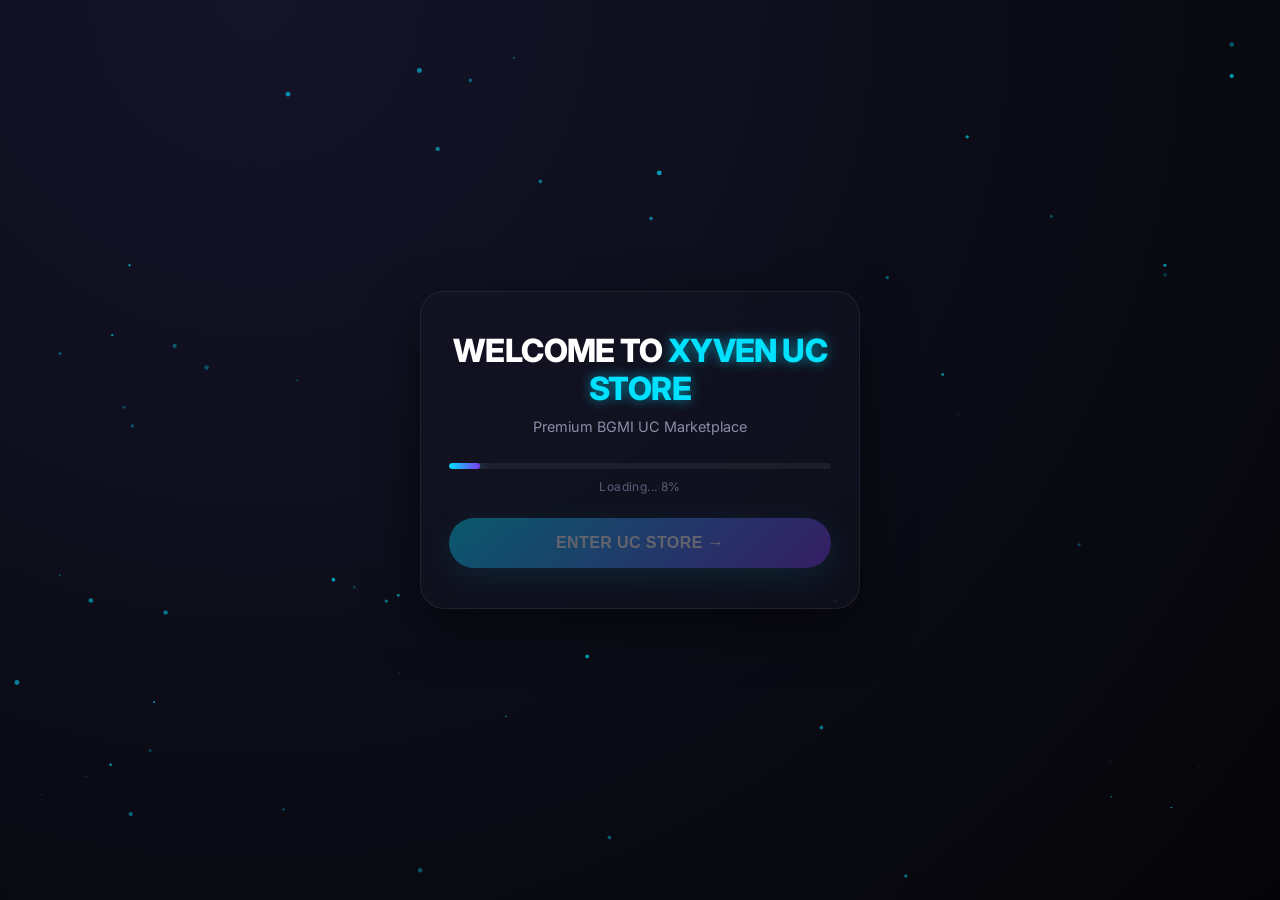
<file: index.html>
<!DOCTYPE html>
<html lang="en">
<head>
  <meta charset="UTF-8">
  <meta name="viewport" content="width=device-width, initial-scale=1.0, maximum-scale=1.0, user-scalable=no">
  <title>XYVEN UC Store</title>
  <link rel="preconnect" href="https://fonts.googleapis.com">
  <link href="https://fonts.googleapis.com/css2?family=Inter:wght@300;400;500;600;700;800;900&display=swap" rel="stylesheet">
  <link rel="stylesheet" href="style.css">
</head>
<body>

  <!-- ============ INTRO SCREEN ============ -->
  <div id="introScreen" class="intro-screen">
    <canvas id="particleCanvas"></canvas>
    <div class="intro-content glass">
      <h1 class="intro-title">WELCOME TO <span class="neon">XYVEN UC STORE</span></h1>
      <p class="intro-sub">Premium BGMI UC Marketplace</p>

      <div class="progress-wrap">
        <div class="progress-bar" id="progressBar"></div>
      </div>
      <p class="progress-text" id="progressText">Loading... 0%</p>

      <button class="btn-primary" id="enterBtn" disabled>ENTER UC STORE →</button>
    </div>
  </div>

  <!-- ============ MAIN STORE ============ -->
  <div id="mainApp" class="main-app hidden">

    <!-- STICKY HEADER -->
    <header class="sticky-header glass">
      <div class="header-left">
        <span class="logo">XYVEN <span class="neon">UC</span></span>
      </div>
      <div class="header-right">
        <div class="wallet-card glass" id="walletCard">
          <div class="wallet-info">
            <span class="wallet-label">Wallet</span>
            <span class="wallet-amount" id="walletAmount">₹0</span>
          </div>
          <button class="wallet-add" id="walletAddBtn">+</button>
        </div>
      </div>
    </header>

    <!-- STORE SCREEN -->
    <section id="storeScreen" class="screen active">
      <h2 class="section-title">CHOOSE YOUR PLAN</h2>

      <div class="plan-grid" id="planGrid">
        <!-- Plans injected by JS -->
      </div>

      <div class="inventory-tag glass">
        <span class="dot"></span> UC Inventory: <strong>100,000+</strong>
      </div>

      <button class="btn-primary" id="selectPlanBtn" disabled>SELECT & CONTINUE →</button>
    </section>

    <!-- DEPOSIT SCREEN -->
    <section id="depositScreen" class="screen">
      <button class="back-btn" data-back>← Back</button>
      <h2 class="section-title">DEPOSIT</h2>
      <p class="sub-text">Deposit first to enjoy uninterrupted service</p>

      <div class="glass info-card">
        <div class="info-row">
          <span>Minimum Deposit</span>
          <strong>₹200</strong>
        </div>
      </div>

      <div class="glass upi-card">
        <label>UPI ID</label>
        <div class="upi-row">
          <span class="upi-id" id="upiId">harshsinghs@fam</span>
          <button class="copy-btn" id="copyUpiBtn">Copy</button>
        </div>
      </div>

      <div class="qr-wrap glass">
        <div class="qr-container" id="qrContainer">
          <!-- QR code generated by JS (UPI URI) -->
        </div>
        <div class="timer" id="timer">02:30</div>
      </div>

      <button class="btn-primary" id="paidBtn">I HAVE PAID</button>
      <p class="pending-msg hidden" id="pendingMsg">⏳ Payment verification pending</p>
    </section>

    <!-- USER DETAILS SCREEN -->
    <section id="detailsScreen" class="screen">
      <button class="back-btn" data-back>← Back</button>
      <h2 class="section-title">ENTER YOUR DETAILS</h2>

      <div class="glass form-card">
        <div class="input-group">
          <label>BGMI UID</label>
          <input type="text" id="uidInput" placeholder="Enter your BGMI UID" inputmode="numeric">
          <span class="error-msg" id="uidError">Invalid UID (8-12 digits)</span>
        </div>

        <div class="input-group">
          <label>Gmail</label>
          <input type="email" id="gmailInput" placeholder="yourname@gmail.com" inputmode="email">
          <span class="error-msg" id="gmailError">Invalid email</span>
        </div>

        <div class="input-group">
          <label>WhatsApp / Support Number</label>
          <input type="tel" id="wpInput" placeholder="10-digit number" maxlength="10" inputmode="numeric">
          <span class="error-msg" id="wpError">Invalid number</span>
        </div>
      </div>

      <button class="btn-primary" id="confirmBtn">CONFIRM REQUEST →</button>
    </section>

    <!-- ORDER STATUS SCREEN -->
    <section id="orderScreen" class="screen">
      <h2 class="section-title">REQUEST UC</h2>

      <div class="glass order-card">
        <div class="order-row"><span>Plan:</span><strong id="orderPlan">-</strong></div>
        <div class="order-row"><span>UID:</span><strong id="orderUid">-</strong></div>
        <div class="order-row"><span>Gmail:</span><strong id="orderGmail">-</strong></div>
        <div class="order-row"><span>WhatsApp:</span><strong id="orderWp">-</strong></div>
        <div class="order-row"><span>Order ID:</span><strong class="neon" id="orderId">-</strong></div>
        <div class="order-row status-row">
          <span>Status:</span>
          <span class="status-pill pending" id="orderStatus">⏳ Pending</span>
        </div>
      </div>

      <div class="glass status-flow">
        <div class="status-step active" data-status="pending">Pending</div>
        <div class="status-step" data-status="verification">Payment Verification</div>
        <div class="status-step" data-status="processing">Processing</div>
        <div class="status-step" data-status="approved">Approved</div>
        <div class="status-step" data-status="completed">Completed</div>
      </div>

      <button class="btn-primary" id="newOrderBtn">NEW ORDER</button>
    </section>

    <!-- RECENT ACTIVITY TICKER -->
    <div class="ticker-wrap glass">
      <div class="ticker-label">RECENT ACTIVITY — SAMPLE</div>
      <div class="ticker" id="ticker"></div>
    </div>

  </div>

  <script src="script.js"></script>
</body>
</html>
</file>
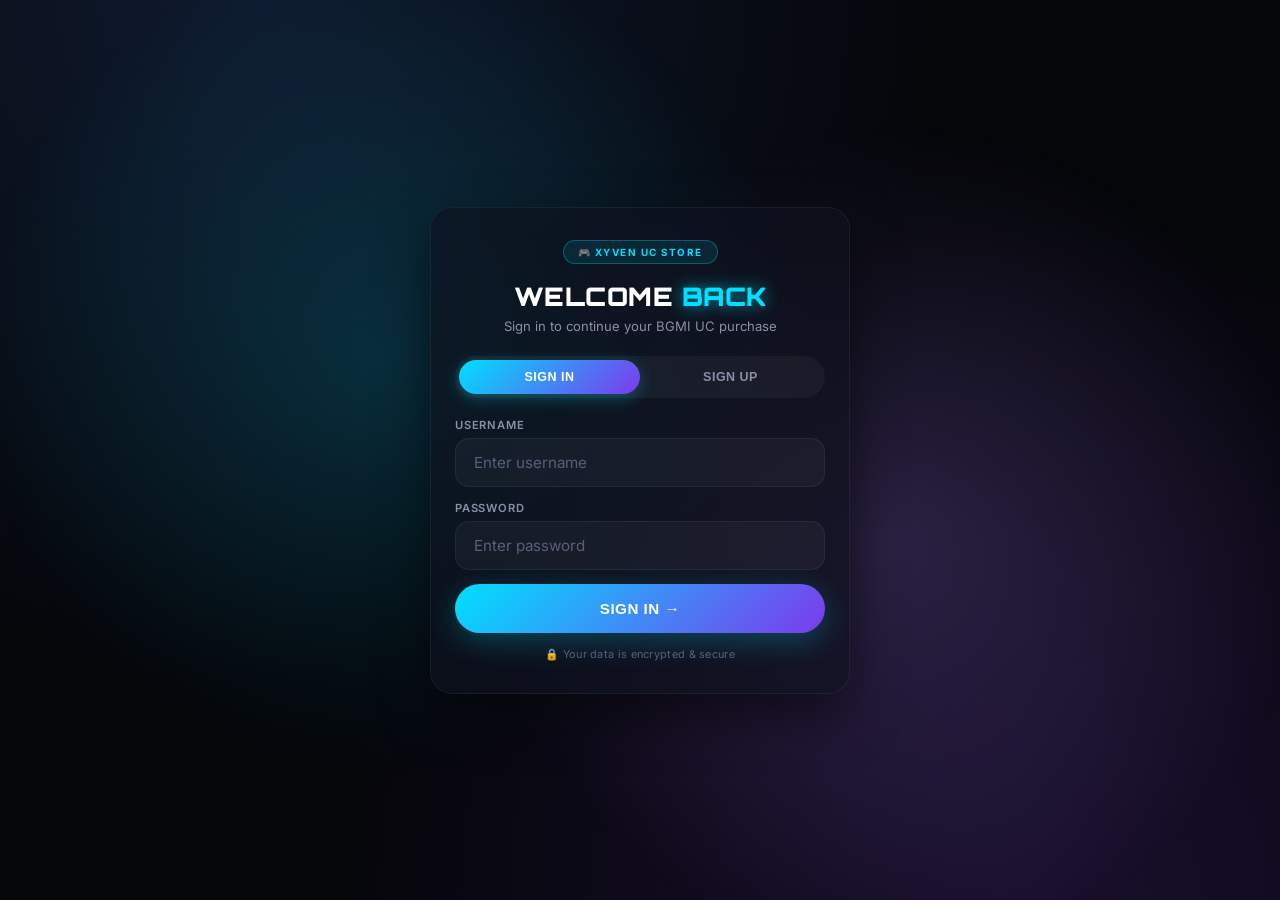
<file: public/index.html>
<!DOCTYPE html>
<html lang="en">
<head>
  <meta charset="UTF-8">
  <meta name="viewport" content="width=device-width, initial-scale=1.0, maximum-scale=1.0, user-scalable=no">
  <title>XYVEN UC Store — Premium BGMI UC</title>
  <link rel="preconnect" href="https://fonts.googleapis.com">
  <link href="https://fonts.googleapis.com/css2?family=Inter:wght@300;400;500;600;700;800;900&family=Orbitron:wght@500;700;900&display=swap" rel="stylesheet">
  <link rel="stylesheet" href="style.css">
</head>
<body>

  <!-- ============ AUTH SCREEN ============ -->
  <div id="authScreen" class="auth-screen">
    <canvas id="authCanvas"></canvas>
    <div class="auth-bg-glow"></div>
    <div class="auth-content glass">
      <div class="auth-badge">🎮 XYVEN UC STORE</div>
      <h1 class="auth-title">WELCOME <span class="neon">BACK</span></h1>
      <p class="auth-sub">Sign in to continue your BGMI UC purchase</p>

      <div class="auth-tabs">
        <button class="auth-tab active" data-tab="signin">SIGN IN</button>
        <button class="auth-tab" data-tab="signup">SIGN UP</button>
      </div>

      <form id="signinForm" class="auth-form" autocomplete="on">
        <div class="input-group">
          <label>Username</label>
          <input type="text" id="signinUser" placeholder="Enter username" autocomplete="username" autocapitalize="none" spellcheck="false">
          <span class="error-msg">Username required</span>
        </div>
        <div class="input-group">
          <label>Password</label>
          <input type="password" id="signinPass" placeholder="Enter password" autocomplete="current-password">
          <span class="error-msg">Password required</span>
        </div>
        <button type="submit" class="btn-primary">SIGN IN →</button>
      </form>

      <form id="signupForm" class="auth-form hidden" autocomplete="on">
        <div class="input-group">
          <label>Username</label>
          <input type="text" id="signupUser" placeholder="Choose a username" autocomplete="username" autocapitalize="none" spellcheck="false">
          <span class="error-msg">Min 3 characters</span>
        </div>
        <div class="input-group">
          <label>Password</label>
          <input type="password" id="signupPass" placeholder="Create password" autocomplete="new-password">
          <span class="error-msg">Min 6 characters</span>
        </div>
        <div class="input-group">
          <label>Confirm Password</label>
          <input type="password" id="signupConfirm" placeholder="Re-enter password" autocomplete="new-password">
          <span class="error-msg">Passwords don't match</span>
        </div>
        <button type="submit" class="btn-primary">CREATE ACCOUNT →</button>
      </form>

      <p class="auth-note">🔒 Your data is encrypted &amp; secure</p>
    </div>
  </div>

  <!-- ============ INTRO ============ -->
  <div id="introScreen" class="intro-screen hidden">
    <canvas id="particleCanvas"></canvas>
    <div class="intro-bg-glow"></div>
    <div class="intro-content glass">
      <div class="intro-badge">🎮 BGMI UC MARKETPLACE</div>
      <h1 class="intro-title">WELCOME TO <span class="neon">XYVEN UC</span></h1>
      <p class="intro-sub">Premium • Fast • Trusted</p>
      <div class="progress-wrap"><div class="progress-bar" id="progressBar"></div></div>
      <p class="progress-text" id="progressText">Initializing... 0%</p>
      <button class="btn-primary" id="enterBtn" disabled>ENTER UC STORE →</button>
    </div>
  </div>

  <!-- ============ MAIN APP ============ -->
  <div id="mainApp" class="main-app hidden">

    <!-- STICKY HEADER -->
    <header class="sticky-header glass">
      <div class="header-left">
        <span class="logo">XYVEN <span class="neon-uc">UC</span></span>
      </div>
      <div class="header-right">
        <button class="icon-btn" id="notifBtn" aria-label="Notifications">
          <svg viewBox="0 0 24 24" fill="none" stroke="currentColor" stroke-width="2" stroke-linecap="round" stroke-linejoin="round">
            <path d="M18 8A6 6 0 0 0 6 8c0 7-3 9-3 9h18s-3-2-3-9"/>
            <path d="M13.73 21a2 2 0 0 1-3.46 0"/>
          </svg>
          <span class="notif-badge hidden" id="notifBadge">0</span>
        </button>
        <div class="wallet-card glass" id="walletCard">
          <div class="wallet-info">
            <span class="wallet-label">Wallet</span>
            <span class="wallet-amount" id="walletAmount">₹0</span>
          </div>
          <button class="wallet-add" id="walletAddBtn">+</button>
        </div>
      </div>
    </header>

    <!-- USER BAR -->
    <div class="user-bar glass">
      <span class="user-avatar" id="userAvatar">U</span>
      <span class="user-name" id="userName">User</span>
      <button class="logout-btn" id="logoutBtn">Logout</button>
    </div>

    <!-- TELEGRAM BANNER -->
    <a href="https://t.me/XyvenUCstore" target="_blank" rel="noopener" class="tg-banner glass">
      <div class="tg-icon">
        <svg viewBox="0 0 24 24" fill="#29b6f6">
          <path d="M9.78 18.65l.28-4.23 7.68-6.92c.34-.31-.07-.46-.52-.19L7.74 13.3 3.64 12c-.88-.25-.89-.86.2-1.3l15.97-6.16c.73-.33 1.43.18 1.15 1.3l-2.72 12.81c-.19.91-.74 1.13-1.5.71L12.6 16.3l-1.99 1.93c-.23.23-.42.42-.83.42z"/>
        </svg>
      </div>
      <div class="tg-content">
        <span class="tg-title">Join our Telegram</span>
        <span class="tg-sub">@XyvenUCstore — Updates & Offers</span>
      </div>
      <span class="tg-arrow">→</span>
    </a>

    <!-- STORE SCREEN -->
    <section id="storeScreen" class="screen active">

      <!-- HERO with UC background -->
      <div class="hero glass">
        <div class="hero-bg-coins" aria-hidden="true">
          <span>🪙</span><span>🪙</span><span>🪙</span><span>🪙</span><span>🪙</span>
          <span>🪙</span><span>🪙</span><span>🪙</span><span>🪙</span><span>🪙</span>
        </div>
        <div class="hero-content">
          <h2 class="hero-title">GET <span class="uc-glow">BGMI UC</span> INSTANTLY</h2>
          <p class="hero-sub">100% Safe • 24/7 Support • Fast Delivery</p>
        </div>
      </div>

      <h2 class="section-title">CHOOSE YOUR <span class="neon">PLAN</span></h2>
      <p class="sub-text">Tap a plan to continue</p>

      <div class="plan-grid" id="planGrid"></div>

      <div class="inventory-tag glass">
        <span class="dot"></span> UC Inventory: <strong>100,000+</strong>
      </div>

      <button class="btn-primary" id="selectPlanBtn" disabled>SELECT & CONTINUE →</button>
      <button class="btn-outline" id="couponBtn">🎟️ CLAIM COUPON</button>
    </section>

    <!-- DEPOSIT -->
    <section id="depositScreen" class="screen">
      <button class="back-btn" data-back>← Back</button>
      <h2 class="section-title">DEPOSIT <span class="neon">FUNDS</span></h2>
      <p class="sub-text">Deposit first to enjoy uninterrupted service</p>

      <div class="glass info-card">
        <div class="info-row"><span>Minimum Deposit</span><strong>₹200</strong></div>
      </div>

      <div id="depositStep1" class="glass form-card">
        <label class="field-label">Enter Amount to Deposit</label>
        <div class="input-group">
          <input type="tel" id="depositAmount" placeholder="₹ Enter amount" inputmode="numeric">
          <span class="error-msg" id="depositError">Minimum ₹200 required</span>
        </div>
        <button class="btn-primary" id="depositNextBtn">NEXT →</button>
      </div>

      <div id="depositStep2" class="hidden">
        <div class="glass upi-card">
          <label>UPI ID</label>
          <div class="upi-row">
            <span class="upi-id" id="upiId">harshsinghs@fam</span>
            <button class="copy-btn" id="copyUpiBtn">Copy</button>
          </div>
        </div>
        <div class="qr-wrap glass">
          <div class="qr-container" id="qrContainer"></div>
          <p class="qr-amount">Amount: <strong id="qrAmount">₹0</strong></p>
          <div class="timer" id="timer">02:30</div>
          <p class="qr-note">Scan &amp; pay via any UPI app</p>
        </div>
        <button class="btn-primary" id="paidBtn">I HAVE PAID</button>
        <p class="pending-msg hidden" id="pendingMsg">⏳ Payment verification pending — Admin will confirm shortly</p>
      </div>
    </section>

    <!-- COUPON -->
    <section id="couponScreen" class="screen">
      <button class="back-btn" data-back>← Back</button>
      <h2 class="section-title">CLAIM <span class="neon">COUPON</span></h2>
      <p class="sub-text">Enter your exclusive coupon code</p>
      <div class="glass form-card">
        <label class="field-label">Coupon Code</label>
        <div class="input-group">
          <input type="text" id="couponInput" placeholder="Enter code" style="text-transform:uppercase;">
          <span class="error-msg" id="couponError">Invalid or expired coupon</span>
        </div>
        <button class="btn-primary" id="applyCouponBtn">APPLY COUPON →</button>
      </div>
    </section>

    <!-- DETAILS -->
    <section id="detailsScreen" class="screen">
      <button class="back-btn" data-back>← Back</button>
      <h2 class="section-title">ENTER YOUR <span class="neon">DETAILS</span></h2>
      <div class="glass form-card">
        <div class="input-group">
          <label>BGMI UID</label>
          <input type="tel" id="uidInput" placeholder="Enter your BGMI UID" inputmode="numeric">
          <span class="error-msg">Invalid UID (8-12 digits)</span>
        </div>
        <div class="input-group">
          <label>Gmail</label>
          <input type="email" id="gmailInput" placeholder="yourname@gmail.com" inputmode="email">
          <span class="error-msg">Invalid email</span>
        </div>
        <div class="input-group">
          <label>WhatsApp / Support Number</label>
          <input type="tel" id="wpInput" placeholder="10-digit number" maxlength="10" inputmode="numeric">
          <span class="error-msg">Invalid number</span>
        </div>
      </div>
      <button class="btn-primary" id="confirmBtn">CONFIRM REQUEST →</button>
    </section>

    <!-- ORDER -->
    <section id="orderScreen" class="screen">
      <h2 class="section-title">REQUEST <span class="uc-glow">UC</span></h2>
      <div class="glass order-card">
        <div class="order-row"><span>Plan:</span><strong id="orderPlan">-</strong></div>
        <div class="order-row"><span>UID:</span><strong id="orderUid">-</strong></div>
        <div class="order-row"><span>Gmail:</span><strong id="orderGmail">-</strong></div>
        <div class="order-row"><span>WhatsApp:</span><strong id="orderWp">-</strong></div>
        <div class="order-row"><span>Order ID:</span><strong class="neon" id="orderId">-</strong></div>
        <div class="order-row status-row">
          <span>Status:</span>
          <span class="status-pill pending" id="orderStatus">⏳ Pending</span>
        </div>
      </div>
      <div class="glass status-flow">
        <div class="status-step active">Pending</div>
        <div class="status-step">Verifying</div>
        <div class="status-step">Processing</div>
        <div class="status-step">Approved</div>
        <div class="status-step">Completed</div>
      </div>
      <button class="btn-primary" id="newOrderBtn">NEW ORDER</button>
    </section>

    <!-- TICKER -->
    <div class="ticker-wrap glass">
      <div class="ticker-label">⚡ RECENT ACTIVITY — LIVE</div>
      <div class="ticker" id="ticker"></div>
    </div>

    <!-- NOTIF PANEL -->
    <div class="notif-panel hidden" id="notifPanel">
      <div class="notif-header">
        <h3>Notifications</h3>
        <button class="notif-close" id="notifClose">✕</button>
      </div>
      <div class="notif-list" id="notifList">
        <p class="notif-empty">No notifications yet</p>
      </div>
    </div>

  </div>

  <!-- MODAL -->
  <div class="modal-overlay hidden" id="modalOverlay">
    <div class="modal glass">
      <div class="modal-icon" id="modalIcon">⚠️</div>
      <h3 class="modal-title" id="modalTitle">Notice</h3>
      <p class="modal-text" id="modalText">...</p>
      <div class="modal-actions">
        <button class="btn-outline" id="modalCancel">Cancel</button>
        <button class="btn-primary" id="modalConfirm">OK</button>
      </div>
    </div>
  </div>

  <script src="script.js"></script>
</body>
</html>
</file>
<file: style.css>
/* ============ RESET ============ */
* { margin:0; padding:0; box-sizing:border-box; }
html { scroll-behavior:smooth; }
body {
  font-family:'Inter', sans-serif;
  background:#07070c;
  color:#fff;
  min-height:100vh;
  overflow-x:hidden;
  background-image:radial-gradient(circle at 20% 0%, #14142a, #050508);
}

.hidden { display:none !important; }
.neon { color:#00e0ff; text-shadow:0 0 12px rgba(0,224,255,0.6); }

/* ============ GLASS ============ */
.glass {
  background:rgba(20,20,35,0.55);
  backdrop-filter:blur(18px);
  -webkit-backdrop-filter:blur(18px);
  border:1px solid rgba(255,255,255,0.07);
  border-radius:24px;
  box-shadow:0 20px 50px rgba(0,0,0,0.5);
}

/* ============ INTRO SCREEN ============ */
.intro-screen {
  position:fixed;
  inset:0;
  display:flex;
  justify-content:center;
  align-items:center;
  padding:20px;
  z-index:100;
  transition:opacity 0.6s ease, transform 0.6s ease;
}
.intro-screen.fade-out { opacity:0; transform:scale(1.05); pointer-events:none; }

#particleCanvas {
  position:absolute;
  inset:0;
  z-index:-1;
}

.intro-content {
  padding:40px 28px;
  text-align:center;
  max-width:440px;
  width:100%;
  animation:floatIn 1s ease;
}
@keyframes floatIn {
  from { opacity:0; transform:translateY(40px) scale(0.95); }
  to { opacity:1; transform:translateY(0) scale(1); }
}

.intro-title {
  font-size:2rem;
  font-weight:800;
  line-height:1.2;
  letter-spacing:-0.02em;
  margin-bottom:10px;
}
.intro-sub {
  color:#8a8fa8;
  font-size:0.9rem;
  margin-bottom:28px;
}

.progress-wrap {
  width:100%;
  height:6px;
  background:rgba(255,255,255,0.06);
  border-radius:40px;
  overflow:hidden;
  margin-bottom:10px;
}
.progress-bar {
  height:100%;
  width:0%;
  background:linear-gradient(90deg,#00e0ff,#7c3aed);
  border-radius:40px;
  transition:width 0.3s ease;
  box-shadow:0 0 12px rgba(0,224,255,0.5);
}
.progress-text {
  font-size:0.75rem;
  color:#5a5f7a;
  margin-bottom:24px;
  letter-spacing:0.4px;
}

/* ============ BUTTONS ============ */
.btn-primary {
  display:block;
  width:100%;
  padding:16px;
  background:linear-gradient(135deg,#00e0ff,#7c3aed);
  border:none;
  border-radius:60px;
  font-size:1rem;
  font-weight:700;
  color:#fff;
  cursor:pointer;
  letter-spacing:0.4px;
  transition:all 0.25s ease;
  box-shadow:0 8px 30px rgba(0,224,255,0.25);
  position:relative;
  overflow:hidden;
}
.btn-primary:hover:not(:disabled) {
  transform:scale(1.02);
  box-shadow:0 12px 44px rgba(0,224,255,0.5);
}
.btn-primary:active:not(:disabled) { transform:scale(0.97); }
.btn-primary:disabled { opacity:0.35; pointer-events:none; }
.btn-primary::after {
  content:'';
  position:absolute;
  inset:0;
  background:radial-gradient(circle at center, rgba(255,255,255,0.25), transparent 70%);
  opacity:0;
  transition:opacity 0.4s;
}
.btn-primary:hover::after { opacity:1; }

.back-btn {
  background:transparent;
  border:none;
  color:#8a8fa8;
  font-size:0.9rem;
  cursor:pointer;
  margin-bottom:16px;
  padding:6px 0;
  font-weight:500;
}

/* ============ MAIN APP ============ */
.main-app {
  max-width:520px;
  margin:0 auto;
  padding:0 16px 100px;
  animation:fadeIn 0.6s ease;
}
@keyframes fadeIn { from{opacity:0} to{opacity:1} }

.sticky-header {
  position:sticky;
  top:12px;
  z-index:50;
  display:flex;
  justify-content:space-between;
  align-items:center;
  padding:12px 16px;
  margin-bottom:20px;
  border-radius:20px;
}
.logo { font-weight:800; font-size:1.1rem; letter-spacing:-0.3px; }

.wallet-card {
  display:flex;
  align-items:center;
  gap:10px;
  padding:8px 12px;
  border-radius:40px;
}
.wallet-info { display:flex; flex-direction:column; line-height:1.1; }
.wallet-label { font-size:0.6rem; color:#8a8fa8; text-transform:uppercase; letter-spacing:0.8px; }
.wallet-amount { font-size:0.95rem; font-weight:700; color:#00e0ff; }
.wallet-add {
  width:28px; height:28px;
  border-radius:50%;
  background:linear-gradient(135deg,#00e0ff,#7c3aed);
  border:none;
  color:#fff;
  font-size:1.1rem;
  font-weight:700;
  cursor:pointer;
  display:flex;
  justify-content:center;
  align-items:center;
  box-shadow:0 0 16px rgba(0,224,255,0.4);
  transition:0.2s;
}
.wallet-add:active { transform:scale(0.9); }

/* ============ SCREENS ============ */
.screen { display:none; animation:slideUp 0.4s ease; }
.screen.active { display:block; }
@keyframes slideUp { from{opacity:0; transform:translateY(20px)} to{opacity:1; transform:translateY(0)} }

.section-title {
  font-size:1.4rem;
  font-weight:800;
  margin-bottom:8px;
  letter-spacing:-0.02em;
}
.sub-text { color:#8a8fa8; font-size:0.85rem; margin-bottom:20px; }

/* ============ PLAN CARDS ============ */
.plan-grid {
  display:flex;
  flex-direction:column;
  gap:12px;
  margin:20px 0;
}
.plan-card {
  background:rgba(20,20,35,0.5);
  backdrop-filter:blur(14px);
  border:2px solid rgba(255,255,255,0.05);
  border-radius:20px;
  padding:16px 20px;
  display:flex;
  justify-content:space-between;
  align-items:center;
  cursor:pointer;
  transition:all 0.25s ease;
}
.plan-card:hover { border-color:rgba(0,224,255,0.3); transform:translateY(-2px); }
.plan-card.selected {
  border-color:#00e0ff;
  box-shadow:0 0 30px rgba(0,224,255,0.3), inset 0 0 20px rgba(0,224,255,0.05);
  transform:scale(1.02);
}
.plan-uc { font-size:1.15rem; font-weight:700; }
.plan-uc span { color:#00e0ff; }
.plan-price { font-size:1.05rem; font-weight:600; color:#fff; }

.inventory-tag {
  display:flex;
  align-items:center;
  justify-content:center;
  gap:8px;
  padding:10px;
  font-size:0.8rem;
  color:#c0c6d8;
  margin-bottom:16px;
}
.inventory-tag .dot {
  width:8px; height:8px;
  border-radius:50%;
  background:#00e0ff;
  box-shadow:0 0 10px #00e0ff;
  animation:pulse 1.6s infinite;
}
@keyframes pulse { 0%,100%{opacity:1} 50%{opacity:0.4} }

/* ============ DEPOSIT ============ */
.info-card { padding:16px 20px; margin-bottom:14px; }
.info-row { display:flex; justify-content:space-between; font-size:0.9rem; }
.info-row strong { color:#00e0ff; }

.upi-card { padding:16px 20px; margin-bottom:14px; }
.upi-card label { font-size:0.7rem; color:#8a8fa8; text-transform:uppercase; letter-spacing:0.8px; }
.upi-row { display:flex; justify-content:space-between; align-items:center; margin-top:6px; }
.upi-id { font-size:1rem; font-weight:600; color:#fff; }
.copy-btn {
  background:rgba(0,224,255,0.1);
  border:1px solid rgba(0,224,255,0.3);
  color:#00e0ff;
  padding:6px 14px;
  border-radius:40px;
  font-size:0.75rem;
  font-weight:600;
  cursor:pointer;
  transition:0.2s;
}
.copy-btn:active { transform:scale(0.95); }

.qr-wrap {
  padding:20px;
  text-align:center;
  margin-bottom:20px;
}
.qr-container {
  width:200px;
  height:200px;
  margin:0 auto 16px;
  background:#fff;
  border-radius:16px;
  padding:12px;
  display:flex;
  justify-content:center;
  align-items:center;
  position:relative;
}
.qr-container::after {
  content:'';
  position:absolute;
  inset:-6px;
  border-radius:22px;
  background:linear-gradient(135deg,#00e0ff,#7c3aed);
  z-index:-1;
  filter:blur(20px);
  opacity:0.5;
  animation:glowPulse 2.4s ease-in-out infinite;
}
@keyframes glowPulse { 0%,100%{opacity:0.3} 50%{opacity:0.7} }

.timer {
  font-size:1.6rem;
  font-weight:800;
  color:#00e0ff;
  letter-spacing:2px;
  text-shadow:0 0 20px rgba(0,224,255,0.5);
}

.pending-msg {
  text-align:center;
  margin-top:14px;
  color:#f0ad4e;
  font-size:0.9rem;
  font-weight:600;
  animation:fadeIn 0.5s ease;
}

/* ============ FORM ============ */
.form-card {
  padding:20px;
  margin-bottom:16px;
}
.input-group {
  margin-bottom:18px;
  position:relative;
}
.input-group label {
  display:block;
  font-size:0.75rem;
  color:#8a8fa8;
  text-transform:uppercase;
  letter-spacing:0.8px;
  margin-bottom:8px;
}
.input-group input {
  width:100%;
  padding:14px 18px;
  background:rgba(255,255,255,0.04);
  border:1.5px solid rgba(255,255,255,0.06);
  border-radius:14px;
  color:#fff;
  font-size:0.95rem;
  outline:none;
  transition:0.25s;
  font-family:inherit;
}
.input-group input:focus {
  border-color:#00e0ff;
  box-shadow:0 0 0 4px rgba(0,224,255,0.1);
  background:rgba(255,255,255,0.06);
}
.input-group input::placeholder { color:#5a5f7a; }
.input-group.error input { border-color:#ff4d6d; }
.input-group.success input { border-color:#00e676; }
.error-msg {
  display:none;
  font-size:0.7rem;
  color:#ff4d6d;
  margin-top:6px;
}
.input-group.error .error-msg { display:block; }

/* ============ ORDER CARD ============ */
.order-card {
  padding:20px;
  margin-bottom:16px;
}
.order-row {
  display:flex;
  justify-content:space-between;
  padding:10px 0;
  border-bottom:1px solid rgba(255,255,255,0.05);
  font-size:0.9rem;
}
.order-row:last-child { border-bottom:none; }
.order-row span { color:#8a8fa8; }
.order-row strong { color:#fff; font-weight:600; }
.status-row { align-items:center; }

.status-pill {
  padding:5px 14px;
  border-radius:40px;
  font-size:0.75rem;
  font-weight:700;
  text-transform:uppercase;
  letter-spacing:0.5px;
}
.status-pill.pending { background:rgba(240,173,78,0.15); color:#f0ad4e; border:1px solid rgba(240,173,78,0.3); }

.status-flow {
  display:flex;
  flex-wrap:wrap;
  gap:8px;
  padding:14px;
  margin-bottom:20px;
}
.status-step {
  flex:1;
  min-width:80px;
  padding:8px 6px;
  text-align:center;
  font-size:0.65rem;
  border-radius:10px;
  background:rgba(255,255,255,0.03);
  color:#5a5f7a;
  font-weight:600;
  text-transform:uppercase;
  letter-spacing:0.3px;
  transition:0.3s;
}
.status-step.active {
  background:rgba(240,173,78,0.15);
  color:#f0ad4e;
  box-shadow:0 0 14px rgba(240,173,78,0.2);
}

/* ============ TICKER ============ */
.ticker-wrap {
  position:fixed;
  bottom:12px;
  left:50%;
  transform:translateX(-50%);
  width:calc(100% - 32px);
  max-width:480px;
  padding:10px 16px;
  z-index:40;
  overflow:hidden;
  border-radius:40px;
}
.ticker-label {
  font-size:0.6rem;
  color:#5a5f7a;
  text-transform:uppercase;
  letter-spacing:1.2px;
  margin-bottom:4px;
  font-weight:700;
}
.ticker {
  display:flex;
  flex-direction:column;
  gap:2px;
  height:20px;
  overflow:hidden;
  position:relative;
}
.ticker-item {
  font-size:0.78rem;
  color:#c0c6d8;
  animation:tickerSlide 3s ease-in-out;
}
@keyframes tickerSlide {
  0% { opacity:0; transform:translateY(20px); }
  20% { opacity:1; transform:translateY(0); }
  80% { opacity:1; transform:translateY(0); }
  100% { opacity:0; transform:translateY(-20px); }
}

/* ============ RESPONSIVE ============ */
@media (max-width:480px) {
  .intro-title { font-size:1.5rem; }
  .section-title { font-size:1.2rem; }
  .qr-container { width:170px; height:170px; }
}
</file>
<file: public/style.css>
/* ============ RESET ============ */
* { margin:0; padding:0; box-sizing:border-box; -webkit-tap-highlight-color:transparent; }
html { scroll-behavior:smooth; }
body {
  font-family:'Inter', sans-serif;
  background:#05060a;
  color:#fff;
  min-height:100vh;
  overflow-x:hidden;
  background-image:
    radial-gradient(circle at 20% 0%, #0f1a2e 0%, transparent 50%),
    radial-gradient(circle at 80% 100%, #1a0f2e 0%, transparent 50%);
  background-attachment:fixed;
}
.hidden { display:none !important; }
.neon { color:#00e0ff; text-shadow:0 0 16px rgba(0,224,255,0.7); }
.neon-uc { color:#a78bfa; text-shadow:0 0 16px rgba(167,139,250,0.9), 0 0 32px rgba(124,58,237,0.6); }
.uc-glow {
  color:#c4b5fd;
  text-shadow: 0 0 12px rgba(167,139,250,1), 0 0 28px rgba(124,58,237,0.8), 0 0 44px rgba(124,58,237,0.5);
  font-weight:900;
}

.glass {
  background:rgba(15,18,30,0.65);
  backdrop-filter:blur(20px);
  -webkit-backdrop-filter:blur(20px);
  border:1px solid rgba(255,255,255,0.06);
  border-radius:22px;
  box-shadow:0 20px 50px rgba(0,0,0,0.5);
}

/* ============ AUTH ============ */
.auth-screen {
  position:fixed; inset:0;
  display:flex; justify-content:center; align-items:center;
  padding:20px; z-index:100;
  transition:opacity 0.6s ease;
  overflow-y:auto;
}
.auth-screen.fade-out { opacity:0; pointer-events:none; }
.auth-bg-glow {
  position:absolute; inset:0;
  background:
    radial-gradient(circle at 30% 40%, rgba(0,224,255,0.15), transparent 40%),
    radial-gradient(circle at 70% 60%, rgba(167,139,250,0.18), transparent 40%);
  animation:bgShift 8s ease-in-out infinite alternate;
  pointer-events:none;
}
@keyframes bgShift {
  0% { transform:scale(1) rotate(0deg); }
  100% { transform:scale(1.2) rotate(10deg); }
}
#authCanvas { position:absolute; inset:0; z-index:-1; }

.auth-content {
  padding:32px 24px;
  text-align:center;
  max-width:420px;
  width:100%;
  position:relative;
  z-index:2;
  animation:floatIn 0.8s ease;
}
@keyframes floatIn {
  from { opacity:0; transform:translateY(30px) scale(0.95); }
  to { opacity:1; transform:translateY(0) scale(1); }
}
.auth-badge {
  display:inline-block; padding:5px 14px;
  background:rgba(0,224,255,0.1);
  border:1px solid rgba(0,224,255,0.3);
  border-radius:40px; font-size:0.62rem;
  font-weight:700; letter-spacing:1.5px;
  color:#00e0ff; margin-bottom:16px;
}
.auth-title {
  font-family:'Orbitron', sans-serif;
  font-size:1.6rem; font-weight:900;
  letter-spacing:0.5px; margin-bottom:6px;
}
.auth-sub { color:#8a8fa8; font-size:0.82rem; margin-bottom:22px; }
.auth-tabs {
  display:flex; background:rgba(255,255,255,0.04);
  border-radius:40px; padding:4px; margin-bottom:20px;
}
.auth-tab {
  flex:1; padding:10px;
  background:transparent; border:none;
  color:#8a8fa8; font-size:0.78rem;
  font-weight:700; letter-spacing:0.5px;
  cursor:pointer; border-radius:40px;
  transition:0.3s;
}
.auth-tab.active {
  background:linear-gradient(135deg,#00e0ff,#7c3aed);
  color:#fff; box-shadow:0 4px 16px rgba(0,224,255,0.3);
}
.auth-form { text-align:left; margin-bottom:10px; }
.auth-form .input-group { margin-bottom:14px; }
.auth-form label {
  display:block; font-size:0.7rem; color:#8a8fa8;
  text-transform:uppercase; letter-spacing:0.8px;
  margin-bottom:6px; font-weight:600;
}
.auth-form input {
  width:100%; padding:13px 16px;
  background:rgba(255,255,255,0.04);
  border:1.5px solid rgba(255,255,255,0.06);
  border-radius:14px; color:#fff;
  font-size:0.9rem; outline:none;
  transition:0.25s; font-family:inherit;
}
.auth-form input:focus {
  border-color:#00e0ff;
  box-shadow:0 0 0 4px rgba(0,224,255,0.1);
}
.auth-form .error-msg {
  display:none; font-size:0.68rem;
  color:#ff4d6d; margin-top:4px;
}
.auth-form .input-group.error input { border-color:#ff4d6d; }
.auth-form .input-group.error .error-msg { display:block; }
.auth-note {
  font-size:0.68rem; color:#5a5f7a;
  margin-top:14px; letter-spacing:0.3px;
}

/* ============ INTRO ============ */
.intro-screen {
  position:fixed; inset:0;
  display:flex; justify-content:center; align-items:center;
  padding:20px; z-index:100;
  transition:opacity 0.6s ease, transform 0.6s ease;
  overflow:hidden;
}
.intro-screen.fade-out { opacity:0; transform:scale(1.05); pointer-events:none; }
.intro-bg-glow {
  position:absolute; inset:0;
  background:
    radial-gradient(circle at 30% 40%, rgba(0,224,255,0.15), transparent 40%),
    radial-gradient(circle at 70% 60%, rgba(167,139,250,0.18), transparent 40%);
  animation:bgShift 8s ease-in-out infinite alternate;
  pointer-events:none;
}
#particleCanvas { position:absolute; inset:0; z-index:-1; }
.intro-content {
  padding:40px 28px; text-align:center;
  max-width:440px; width:100%;
  animation:floatIn 1s ease;
  position:relative; z-index:2;
}
.intro-badge {
  display:inline-block; padding:6px 16px;
  background:rgba(0,224,255,0.1);
  border:1px solid rgba(0,224,255,0.3);
  border-radius:40px; font-size:0.65rem;
  font-weight:700; letter-spacing:1.5px;
  color:#00e0ff; margin-bottom:20px;
}
.intro-title {
  font-family:'Orbitron', sans-serif;
  font-size:1.9rem; font-weight:900;
  letter-spacing:0.5px; margin-bottom:8px;
}
.intro-sub { color:#8a8fa8; font-size:0.9rem; margin-bottom:30px; letter-spacing:0.5px; }
.progress-wrap {
  width:100%; height:6px;
  background:rgba(255,255,255,0.06);
  border-radius:40px; overflow:hidden; margin-bottom:10px;
}
.progress-bar {
  height:100%; width:0%;
  background:linear-gradient(90deg,#00e0ff,#7c3aed);
  border-radius:40px; transition:width 0.3s ease;
  box-shadow:0 0 12px rgba(0,224,255,0.6);
}
.progress-text { font-size:0.72rem; color:#5a5f7a; margin-bottom:24px; letter-spacing:0.6px; }

/* ============ BUTTONS ============ */
.btn-primary {
  display:block; width:100%; padding:16px;
  background:linear-gradient(135deg,#00e0ff,#7c3aed);
  border:none; border-radius:60px;
  font-size:0.95rem; font-weight:700; color:#fff;
  cursor:pointer; letter-spacing:0.5px;
  transition:all 0.25s ease;
  box-shadow:0 8px 30px rgba(0,224,255,0.25);
  text-transform:uppercase;
}
.btn-primary:hover:not(:disabled) { transform:scale(1.02); box-shadow:0 12px 44px rgba(0,224,255,0.5); }
.btn-primary:active:not(:disabled) { transform:scale(0.97); }
.btn-primary:disabled { opacity:0.35; pointer-events:none; }

.btn-outline {
  display:block; width:100%; padding:14px;
  background:transparent;
  border:1.5px solid rgba(167,139,250,0.4);
  border-radius:60px; font-size:0.85rem;
  font-weight:700; color:#c4b5fd;
  cursor:pointer; letter-spacing:0.5px;
  transition:0.25s; margin-top:12px;
  text-transform:uppercase;
}
.btn-outline:active { transform:scale(0.97); background:rgba(167,139,250,0.08); }

.back-btn {
  background:transparent; border:none;
  color:#8a8fa8; font-size:0.85rem;
  cursor:pointer; margin-bottom:16px;
  padding:6px 0; font-weight:500;
}

/* ============ MAIN APP ============ */
.main-app {
  max-width:520px; margin:0 auto;
  padding:0 16px 100px;
  animation:fadeIn 0.6s ease;
}
@keyframes fadeIn { from{opacity:0} to{opacity:1} }

.sticky-header {
  position:sticky; top:12px; z-index:50;
  display:flex; justify-content:space-between; align-items:center;
  padding:12px 16px; margin-bottom:12px;
  border-radius:20px;
}
.logo { font-family:'Orbitron',sans-serif; font-weight:900; font-size:1.05rem; letter-spacing:1px; }
.header-right { display:flex; align-items:center; gap:8px; }

/* Custom SVG notification icon */
.icon-btn {
  position:relative;
  width:40px; height:40px;
  border-radius:50%;
  background:rgba(255,255,255,0.05);
  border:1px solid rgba(255,255,255,0.1);
  color:#fff;
  cursor:pointer;
  display:flex; justify-content:center; align-items:center;
  transition:0.2s;
  box-shadow:0 0 14px rgba(255,255,255,0.15), inset 0 0 10px rgba(255,255,255,0.05);
}
.icon-btn:hover { box-shadow:0 0 24px rgba(255,255,255,0.4), inset 0 0 14px rgba(255,255,255,0.1); }
.icon-btn:active { transform:scale(0.92); }
.icon-btn svg { width:18px; height:18px; filter:drop-shadow(0 0 6px rgba(255,255,255,0.8)); }

.notif-badge {
  position:absolute; top:-4px; right:-4px;
  min-width:18px; height:18px;
  border-radius:20px;
  background:#ff4d6d; color:#fff;
  font-size:0.6rem; font-weight:700;
  display:flex; justify-content:center; align-items:center;
  padding:0 4px;
  box-shadow:0 0 10px rgba(255,77,109,0.8);
}

.wallet-card {
  display:flex; align-items:center; gap:8px;
  padding:7px 10px; border-radius:40px;
}
.wallet-info { display:flex; flex-direction:column; line-height:1.1; }
.wallet-label { font-size:0.55rem; color:#8a8fa8; text-transform:uppercase; letter-spacing:0.8px; }
.wallet-amount { font-size:0.9rem; font-weight:700; color:#00e0ff; }
.wallet-add {
  width:26px; height:26px; border-radius:50%;
  background:linear-gradient(135deg,#00e0ff,#7c3aed);
  border:none; color:#fff; font-size:1rem; font-weight:700;
  cursor:pointer;
  display:flex; justify-content:center; align-items:center;
  box-shadow:0 0 14px rgba(0,224,255,0.4);
}
.wallet-add:active { transform:scale(0.9); }

.user-bar {
  display:flex; align-items:center; gap:10px;
  padding:8px 14px; margin-bottom:12px;
  border-radius:40px; font-size:0.82rem;
}
.user-avatar {
  width:30px; height:30px; border-radius:50%;
  background:linear-gradient(135deg,#a78bfa,#7c3aed);
  display:flex; justify-content:center; align-items:center;
  font-weight:800; font-size:0.85rem;
  box-shadow:0 0 14px rgba(167,139,250,0.5);
}
.user-name { color:#c0c6d8; font-weight:500; flex:1; }
.logout-btn {
  background:transparent;
  border:1px solid rgba(255,255,255,0.1);
  color:#8a8fa8; padding:5px 12px;
  border-radius:40px; font-size:0.7rem;
  font-weight:600; cursor:pointer; transition:0.2s;
}
.logout-btn:active { transform:scale(0.95); background:rgba(255,255,255,0.05); }

/* ============ TELEGRAM BANNER ============ */
.tg-banner {
  display:flex; align-items:center; gap:12px;
  padding:12px 16px; margin-bottom:16px;
  border-radius:18px;
  text-decoration:none;
  transition:0.25s;
  border:1px solid rgba(41,182,246,0.2);
  background:linear-gradient(135deg, rgba(41,182,246,0.08), rgba(124,58,237,0.08));
}
.tg-banner:active { transform:scale(0.98); }
.tg-icon {
  width:36px; height:36px;
  border-radius:50%;
  background:rgba(41,182,246,0.15);
  display:flex; justify-content:center; align-items:center;
  box-shadow:0 0 16px rgba(41,182,246,0.3);
}
.tg-icon svg { width:20px; height:20px; }
.tg-content { flex:1; display:flex; flex-direction:column; line-height:1.25; }
.tg-title { font-size:0.85rem; font-weight:700; color:#fff; }
.tg-sub { font-size:0.68rem; color:#8a8fa8; }
.tg-arrow { color:#29b6f6; font-size:1.1rem; font-weight:700; }

/* ============ HERO with UC Background ============ */
.hero {
  position:relative;
  padding:24px 20px;
  margin-bottom:20px;
  overflow:hidden;
  background:linear-gradient(135deg, rgba(124,58,237,0.15), rgba(0,224,255,0.1));
  border:1px solid rgba(167,139,250,0.2);
}
.hero-bg-coins {
  position:absolute; inset:0;
  pointer-events:none;
  overflow:hidden;
}
.hero-bg-coins span {
  position:absolute;
  font-size:1.6rem;
  opacity:0.18;
  filter:drop-shadow(0 0 8px rgba(167,139,250,0.6));
  animation:coinFloat 8s ease-in-out infinite;
}
.hero-bg-coins span:nth-child(1) { top:10%; left:5%; animation-delay:0s; }
.hero-bg-coins span:nth-child(2) { top:60%; left:15%; animation-delay:1s; }
.hero-bg-coins span:nth-child(3) { top:30%; left:80%; animation-delay:2s; }
.hero-bg-coins span:nth-child(4) { top:75%; left:60%; animation-delay:0.5s; }
.hero-bg-coins span:nth-child(5) { top:5%; left:50%; animation-delay:1.5s; }
.hero-bg-coins span:nth-child(6) { top:45%; left:35%; animation-delay:2.5s; }
.hero-bg-coins span:nth-child(7) { top:85%; left:25%; animation-delay:3s; }
.hero-bg-coins span:nth-child(8) { top:20%; left:70%; animation-delay:0.8s; }
.hero-bg-coins span:nth-child(9) { top:55%; left:90%; animation-delay:1.8s; }
.hero-bg-coins span:nth-child(10){ top:70%; left:45%; animation-delay:2.2s; }
@keyframes coinFloat {
  0%,100% { transform:translateY(0) rotate(0deg); opacity:0.15; }
  50% { transform:translateY(-20px) rotate(180deg); opacity:0.3; }
}
.hero-content { position:relative; z-index:1; text-align:center; }
.hero-title {
  font-family:'Orbitron',sans-serif;
  font-size:1.3rem; font-weight:900;
  letter-spacing:0.5px; margin-bottom:6px;
}
.hero-sub { color:#8a8fa8; font-size:0.75rem; letter-spacing:0.3px; }

/* ============ SCREENS ============ */
.screen { display:none; animation:slideUp 0.4s ease; }
.screen.active { display:block; }
@keyframes slideUp { from{opacity:0; transform:translateY(20px)} to{opacity:1; transform:translateY(0)} }
.section-title {
  font-family:'Orbitron', sans-serif;
  font-size:1.3rem; font-weight:900;
  margin-bottom:6px; letter-spacing:0.5px;
}
.sub-text { color:#8a8fa8; font-size:0.82rem; margin-bottom:20px; }

/* ============ PLANS ============ */
.plan-grid { display:flex; flex-direction:column; gap:12px; margin:20px 0; }
.plan-card {
  background:rgba(15,18,30,0.6);
  backdrop-filter:blur(14px);
  border:2px solid rgba(255,255,255,0.05);
  border-radius:18px; padding:16px 20px;
  display:flex; justify-content:space-between; align-items:center;
  cursor:pointer; transition:all 0.25s ease;
  position:relative; overflow:hidden;
}
.plan-card::before {
  content:''; position:absolute; left:0; top:0; bottom:0;
  width:4px; background:linear-gradient(180deg,#a78bfa,#00e0ff);
  opacity:0; transition:0.25s;
}
.plan-card:hover { border-color:rgba(167,139,250,0.3); transform:translateY(-2px); }
.plan-card.selected {
  border-color:#a78bfa;
  box-shadow:0 0 30px rgba(167,139,250,0.4), inset 0 0 20px rgba(167,139,250,0.08);
  transform:scale(1.02);
}
.plan-card.selected::before { opacity:1; }
.plan-uc {
  font-size:1.15rem; font-weight:700;
  font-family:'Orbitron',sans-serif;
  color:#c4b5fd;
  text-shadow:0 0 12px rgba(167,139,250,0.6);
}
.plan-uc span { font-size:0.85rem; }
.plan-price { font-size:1.05rem; font-weight:700; color:#fff; }

.inventory-tag {
  display:flex; align-items:center; justify-content:center;
  gap:8px; padding:10px; font-size:0.78rem;
  color:#c0c6d8; margin-bottom:16px;
}
.inventory-tag .dot {
  width:8px; height:8px; border-radius:50%;
  background:#00e0ff; box-shadow:0 0 10px #00e0ff;
  animation:pulse 1.6s infinite;
}
@keyframes pulse { 0%,100%{opacity:1} 50%{opacity:0.4} }

/* ============ DEPOSIT ============ */
.info-card { padding:16px 20px; margin-bottom:14px; }
.info-row { display:flex; justify-content:space-between; font-size:0.9rem; }
.info-row strong { color:#00e0ff; }
.form-card { padding:20px; margin-bottom:16px; }
.field-label {
  display:block; font-size:0.72rem; color:#8a8fa8;
  text-transform:uppercase; letter-spacing:0.8px;
  margin-bottom:10px; font-weight:600;
}
.input-group { margin-bottom:16px; position:relative; }
.input-group input {
  width:100%; padding:14px 18px;
  background:rgba(255,255,255,0.04);
  border:1.5px solid rgba(255,255,255,0.06);
  border-radius:14px; color:#fff;
  font-size:0.95rem; outline:none;
  transition:0.25s; font-family:inherit;
}
.input-group input:focus {
  border-color:#00e0ff;
  box-shadow:0 0 0 4px rgba(0,224,255,0.1);
}
.input-group input::placeholder { color:#5a5f7a; }
.input-group.error input { border-color:#ff4d6d; }
.input-group.success input { border-color:#00e676; }
.error-msg {
  display:none; font-size:0.7rem;
  color:#ff4d6d; margin-top:6px;
}
.input-group.error .error-msg { display:block; }

.upi-card { padding:16px 20px; margin-bottom:14px; }
.upi-card label { font-size:0.7rem; color:#8a8fa8; text-transform:uppercase; letter-spacing:0.8px; font-weight:600; }
.upi-row { display:flex; justify-content:space-between; align-items:center; margin-top:6px; }
.upi-id { font-size:0.95rem; font-weight:600; color:#fff; }
.copy-btn {
  background:rgba(0,224,255,0.1);
  border:1px solid rgba(0,224,255,0.3);
  color:#00e0ff; padding:6px 14px;
  border-radius:40px; font-size:0.72rem;
  font-weight:600; cursor:pointer; transition:0.2s;
}
.copy-btn:active { transform:scale(0.95); }
.qr-wrap { padding:20px; text-align:center; margin-bottom:20px; }
.qr-container {
  width:200px; height:200px;
  margin:0 auto 12px;
  background:#fff; border-radius:16px;
  padding:10px; display:flex;
  justify-content:center; align-items:center;
  position:relative;
}
.qr-container::after {
  content:''; position:absolute; inset:-8px;
  border-radius:24px;
  background:linear-gradient(135deg,#00e0ff,#7c3aed);
  z-index:-1; filter:blur(24px);
  opacity:0.5;
  animation:glowPulse 2.4s ease-in-out infinite;
}
@keyframes glowPulse { 0%,100%{opacity:0.3} 50%{opacity:0.7} }
.qr-container img { width:100%; height:100%; border-radius:10px; }
.qr-amount { font-size:0.9rem; color:#8a8fa8; margin-bottom:8px; }
.qr-amount strong { color:#00e0ff; font-weight:700; font-size:1.05rem; }
.timer {
  font-family:'Orbitron',sans-serif;
  font-size:1.6rem; font-weight:900;
  color:#00e0ff; letter-spacing:3px;
  text-shadow:0 0 20px rgba(0,224,255,0.5);
  margin-bottom:6px;
}
.qr-note { font-size:0.72rem; color:#5a5f7a; }
.pending-msg {
  text-align:center; margin-top:14px;
  color:#f0ad4e; font-size:0.85rem; font-weight:600;
  padding:10px;
  background:rgba(240,173,78,0.08);
  border:1px solid rgba(240,173,78,0.2);
  border-radius:14px;
}

/* ============ ORDER ============ */
.order-card { padding:20px; margin-bottom:16px; }
.order-row {
  display:flex; justify-content:space-between;
  padding:10px 0;
  border-bottom:1px solid rgba(255,255,255,0.05);
  font-size:0.88rem;
}
.order-row:last-child { border-bottom:none; }
.order-row span { color:#8a8fa8; }
.order-row strong { color:#fff; font-weight:600; }
.status-row { align-items:center; }
.status-pill {
  padding:5px 14px; border-radius:40px;
  font-size:0.72rem; font-weight:700;
  text-transform:uppercase; letter-spacing:0.5px;
}
.status-pill.pending { background:rgba(240,173,78,0.15); color:#f0ad4e; border:1px solid rgba(240,173,78,0.3); }
.status-flow {
  display:flex; flex-wrap:wrap; gap:6px;
  padding:14px; margin-bottom:20px;
}
.status-step {
  flex:1; min-width:70px;
  padding:8px 6px; text-align:center;
  font-size:0.62rem; border-radius:10px;
  background:rgba(255,255,255,0.03);
  color:#5a5f7a; font-weight:600;
  text-transform:uppercase; letter-spacing:0.3px;
}
.status-step.active {
  background:rgba(240,173,78,0.15);
  color:#f0ad4e;
  box-shadow:0 0 14px rgba(240,173,78,0.2);
}

/* ============ TICKER ============ */
.ticker-wrap {
  position:fixed; bottom:12px;
  left:50%; transform:translateX(-50%);
  width:calc(100% - 32px); max-width:480px;
  padding:10px 16px; z-index:40;
  overflow:hidden; border-radius:40px;
  border:1px solid rgba(167,139,250,0.15);
}
.ticker-label {
  font-size:0.58rem; color:#a78bfa;
  text-transform:uppercase; letter-spacing:1.4px;
  margin-bottom:4px; font-weight:800;
  text-shadow:0 0 10px rgba(167,139,250,0.4);
}
.ticker {
  display:flex; flex-direction:column;
  gap:2px; height:20px; overflow:hidden;
  position:relative;
}
.ticker-item {
  font-size:0.78rem;
  color:#86efac;
  text-shadow:0 0 8px rgba(134,239,172,0.5);
  animation:tickerSlide 3s ease-in-out;
  font-weight:600;
}
@keyframes tickerSlide {
  0% { opacity:0; transform:translateY(20px); }
  20% { opacity:1; transform:translateY(0); }
  80% { opacity:1; transform:translateY(0); }
  100% { opacity:0; transform:translateY(-20px); }
}

/* ============ NOTIF PANEL ============ */
.notif-panel {
  position:fixed; top:0; right:0; bottom:0;
  width:100%; max-width:380px;
  background:rgba(10,12,22,0.97);
  backdrop-filter:blur(20px);
  z-index:150; padding:20px;
  overflow-y:auto;
  animation:slideFromRight 0.3s ease;
  border-left:1px solid rgba(255,255,255,0.06);
}
@keyframes slideFromRight {
  from { transform:translateX(100%); }
  to { transform:translateX(0); }
}
.notif-header {
  display:flex; justify-content:space-between; align-items:center;
  margin-bottom:20px; padding-bottom:14px;
  border-bottom:1px solid rgba(255,255,255,0.06);
}
.notif-header h3 {
  font-family:'Orbitron',sans-serif;
  font-size:1rem; letter-spacing:0.5px;
}
.notif-close {
  background:transparent; border:none;
  color:#8a8fa8; font-size:1.3rem;
  cursor:pointer; padding:4px 8px;
}
.notif-list { display:flex; flex-direction:column; gap:10px; }
.notif-empty { color:#5a5f7a; text-align:center; padding:40px 0; font-size:0.85rem; }
.notif-item {
  padding:12px 14px;
  background:rgba(255,255,255,0.03);
  border-radius:14px;
  border-left:3px solid #00e0ff;
  font-size:0.8rem; color:#c0c6d8;
  line-height:1.4;
  animation:fadeIn 0.4s ease;
}
.notif-item.deposit { border-left-color:#00e676; }
.notif-item.order { border-left-color:#f0ad4e; }
.notif-item.signup { border-left-color:#a78bfa; }
.notif-item .notif-time {
  display:block; font-size:0.65rem;
  color:#5a5f7a; margin-top:4px;
}

/* ============ MODAL ============ */
.modal-overlay {
  position:fixed; inset:0;
  background:rgba(0,0,0,0.75);
  backdrop-filter:blur(8px);
  z-index:200;
  display:flex; justify-content:center; align-items:center;
  padding:20px; animation:fadeIn 0.3s ease;
}
.modal {
  max-width:380px; width:100%;
  padding:28px 24px; text-align:center;
  animation:modalPop 0.4s cubic-bezier(0.34,1.56,0.64,1);
}
@keyframes modalPop {
  from { opacity:0; transform:scale(0.85); }
  to { opacity:1; transform:scale(1); }
}
.modal-icon { font-size:3rem; margin-bottom:12px; }
.modal-title {
  font-family:'Orbitron',sans-serif;
  font-size:1.15rem; font-weight:900;
  margin-bottom:8px; letter-spacing:0.5px;
}
.modal-text {
  color:#8a8fa8; font-size:0.88rem;
  line-height:1.5; margin-bottom:22px;
}
.modal-actions { display:flex; gap:10px; }
.modal-actions .btn-outline,
.modal-actions .btn-primary {
  flex:1; margin-top:0; padding:13px; font-size:0.82rem;
}

/* ============ RESPONSIVE ============ */
@media (max-width:480px) {
  .intro-title { font-size:1.5rem; }
  .auth-title { font-size:1.4rem; }
  .section-title { font-size:1.15rem; }
  .qr-container { width:170px; height:170px; }
  .hero-title { font-size:1.1rem; }
}
</file>
